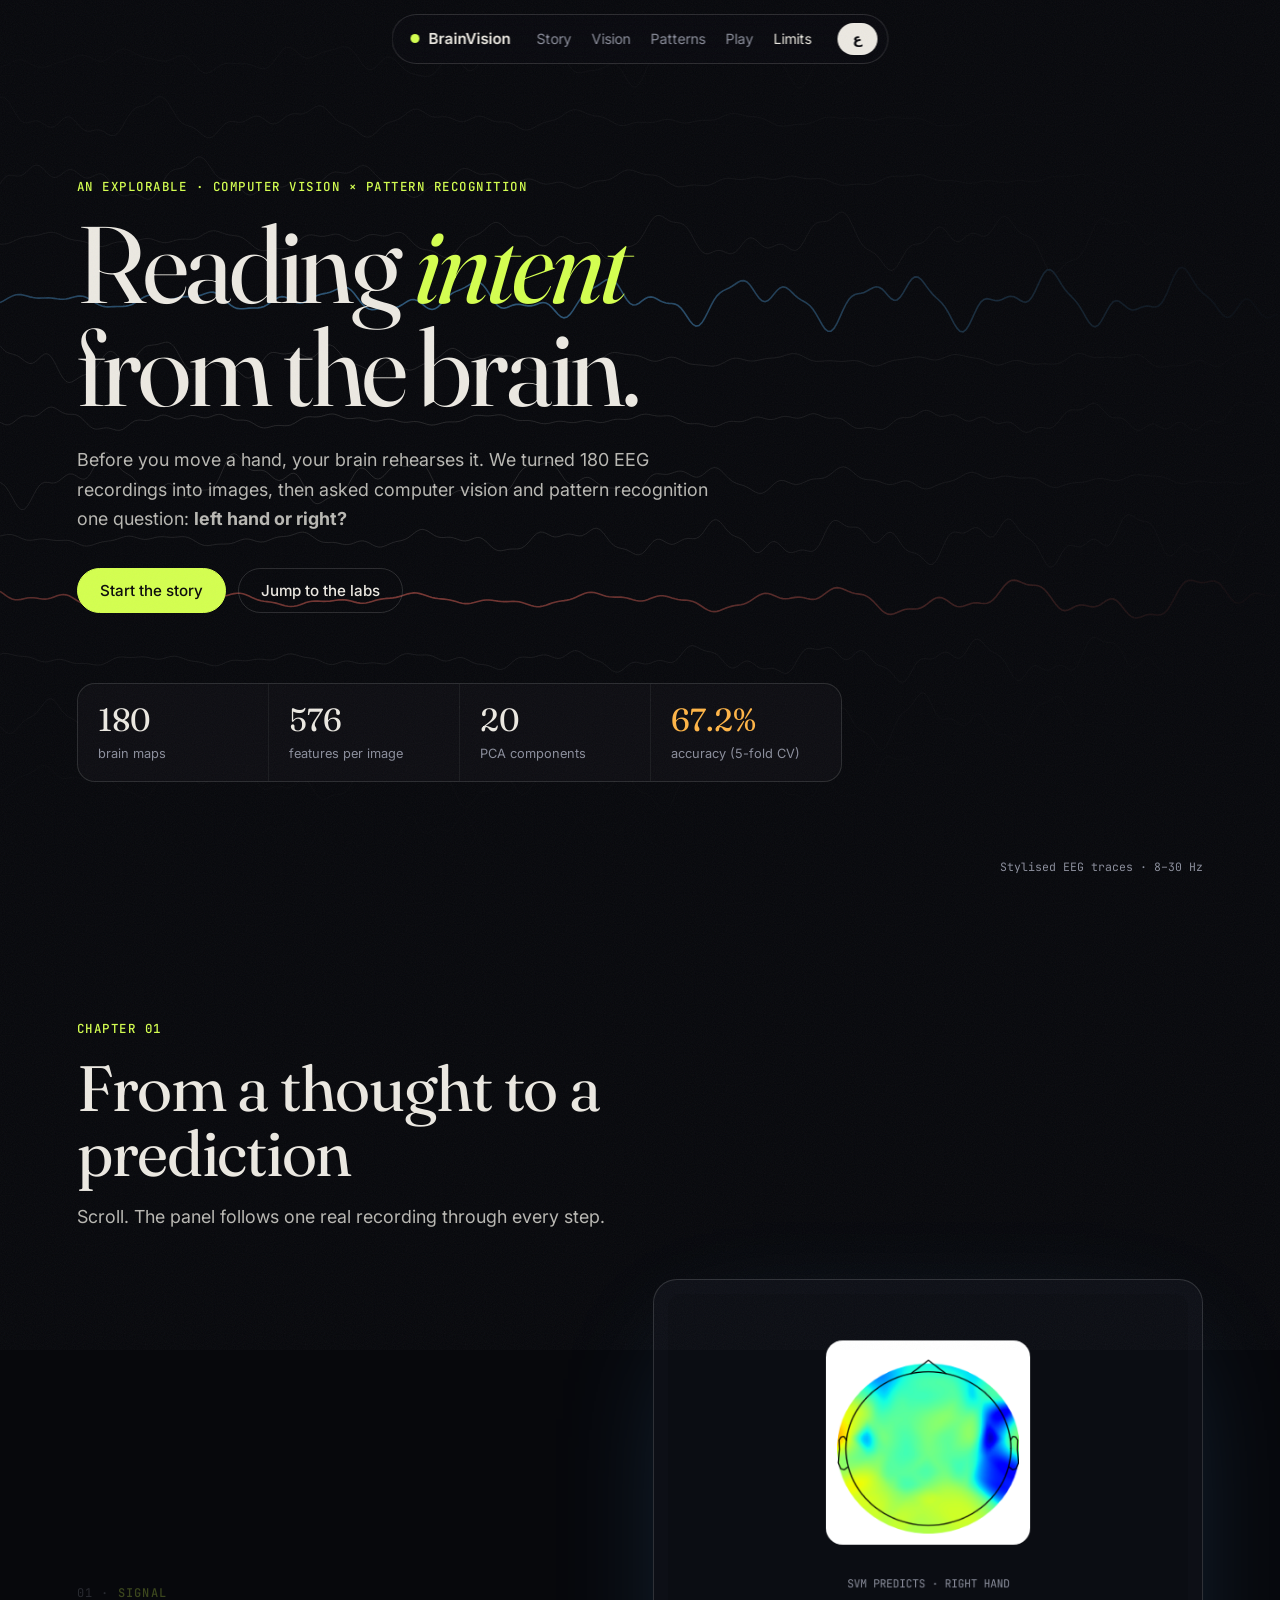
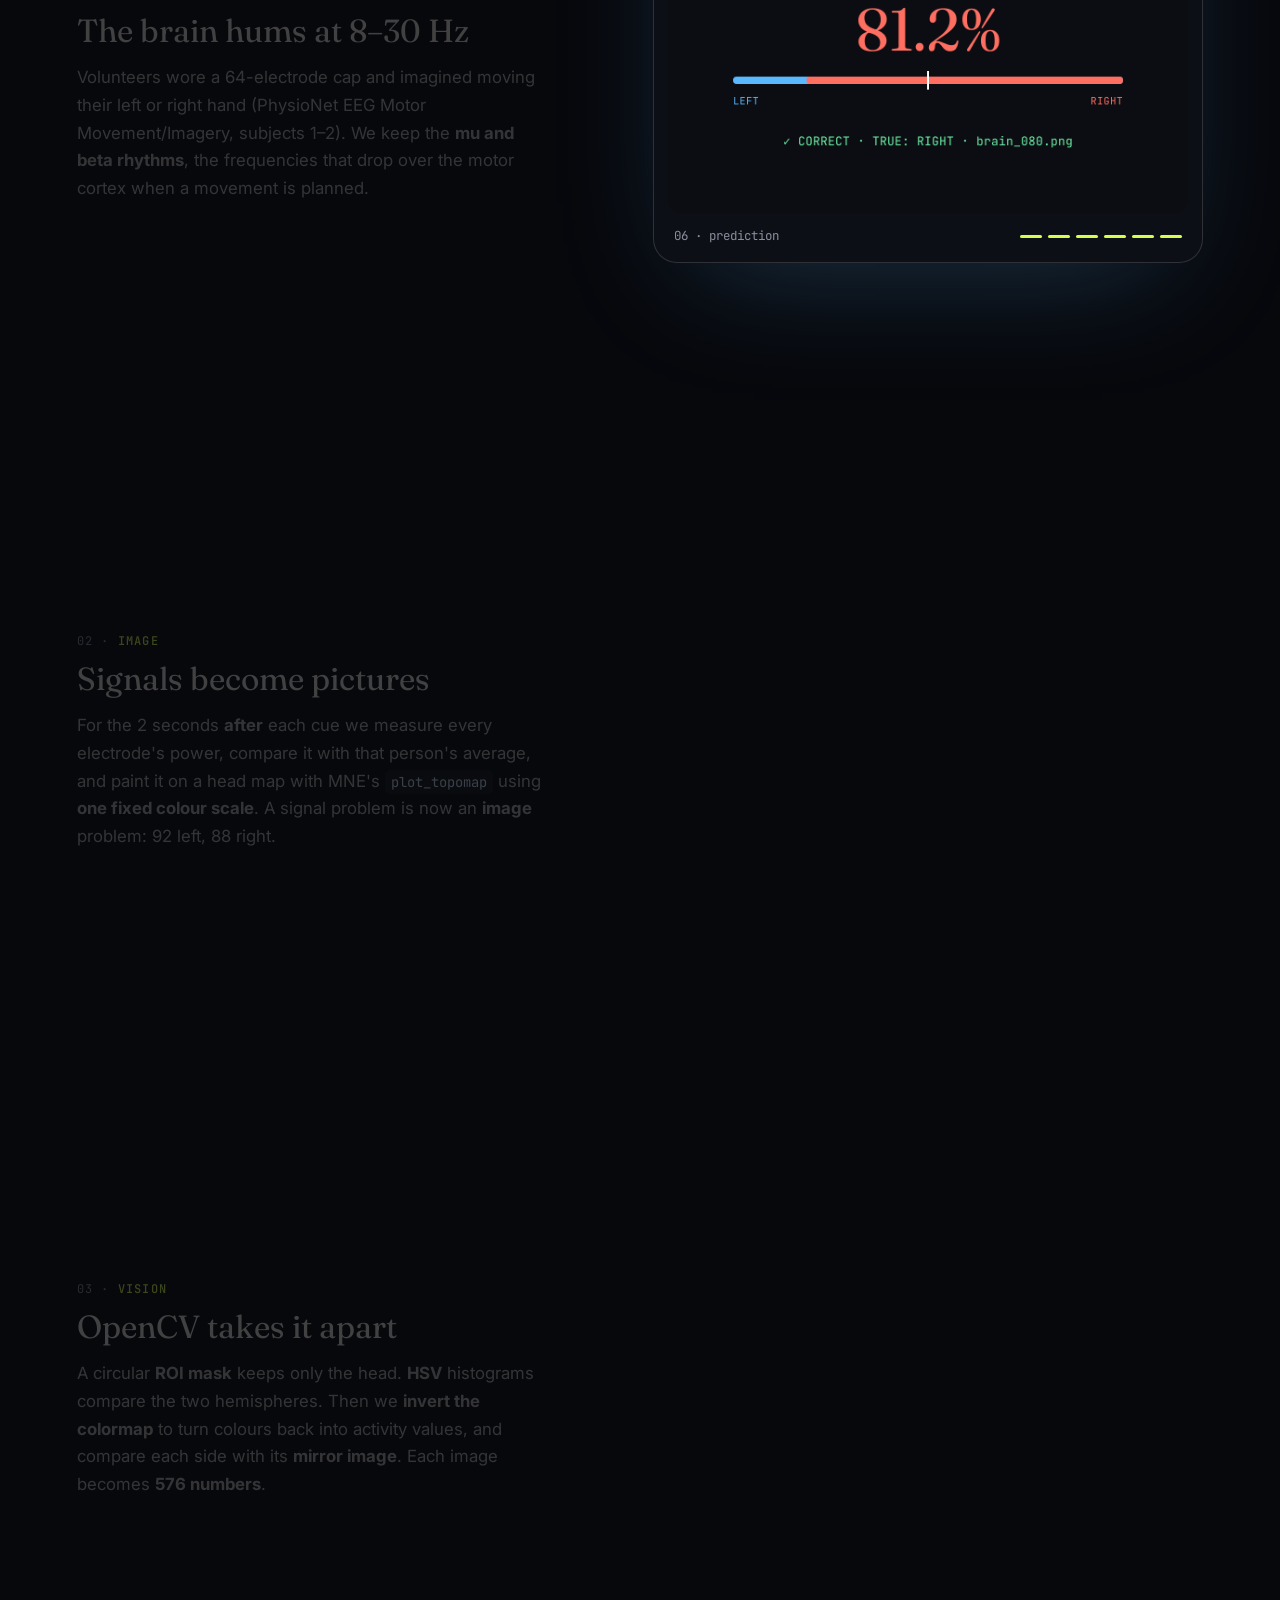
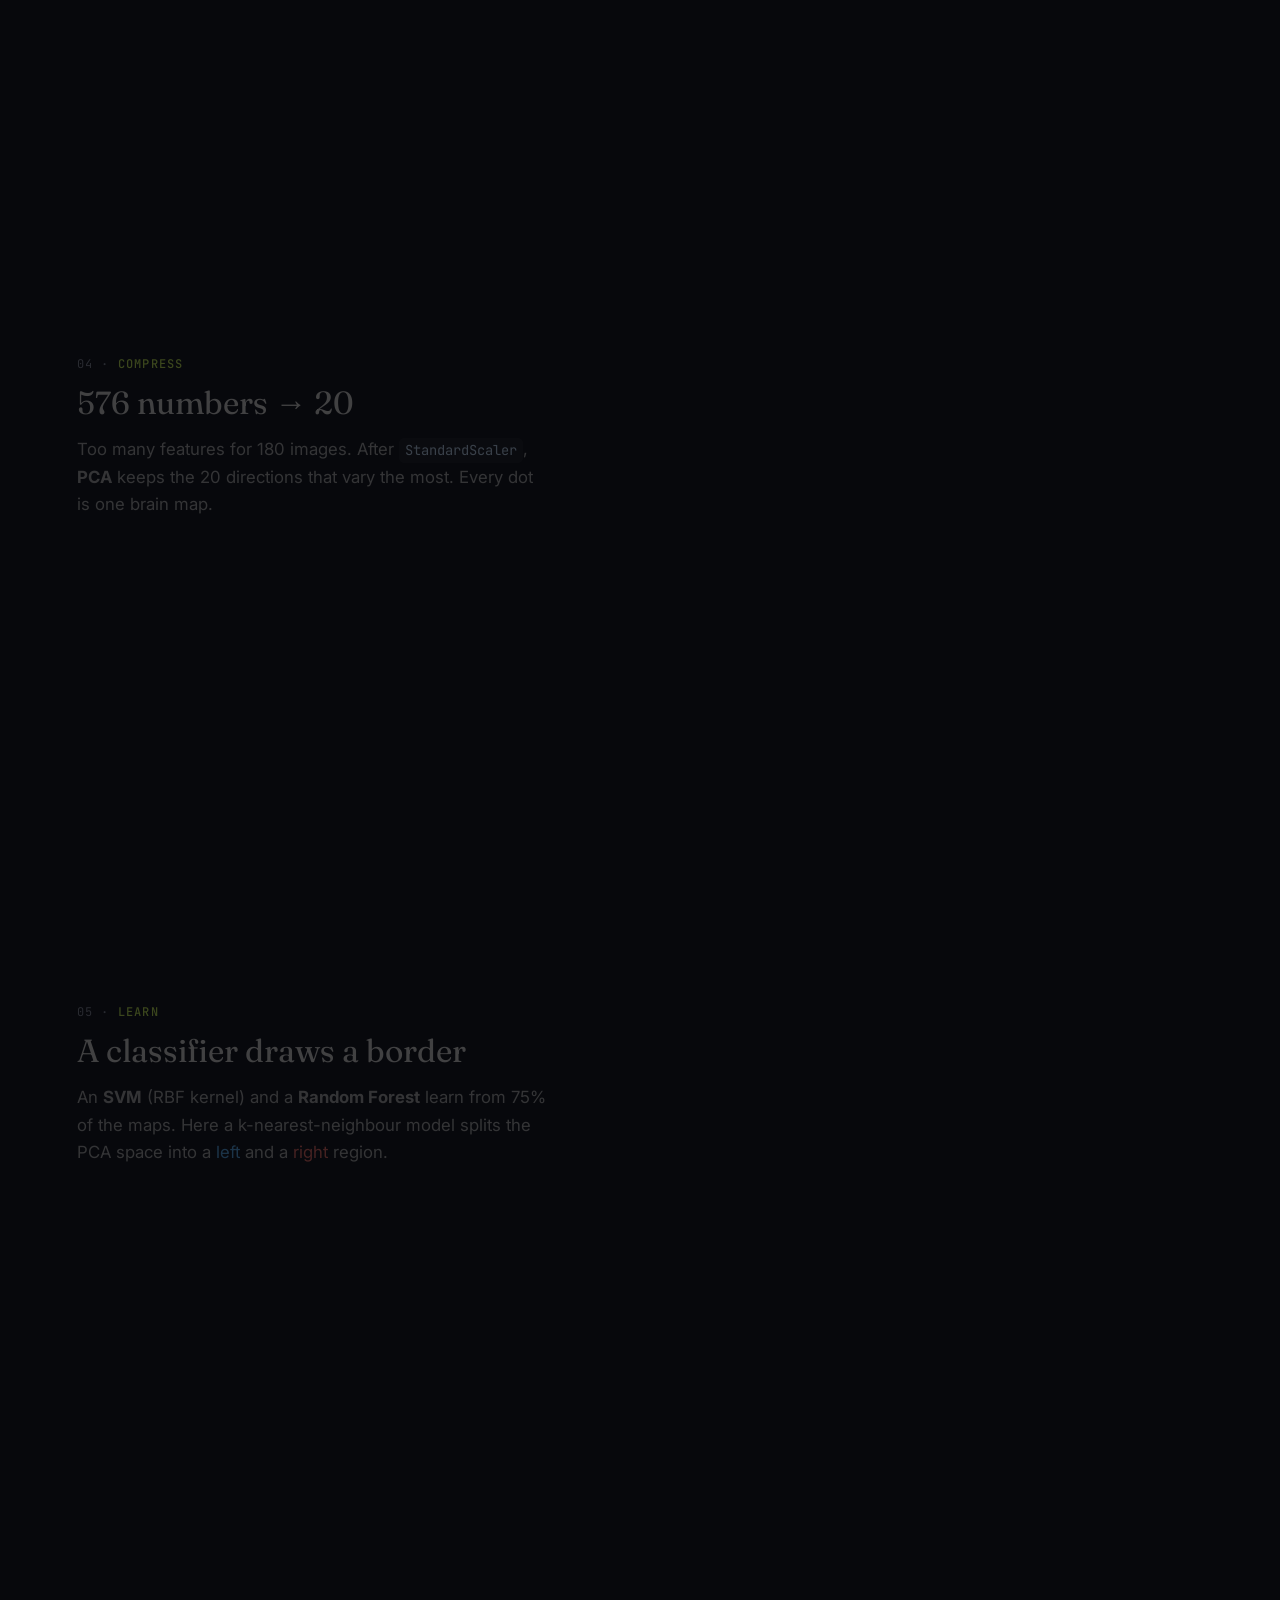
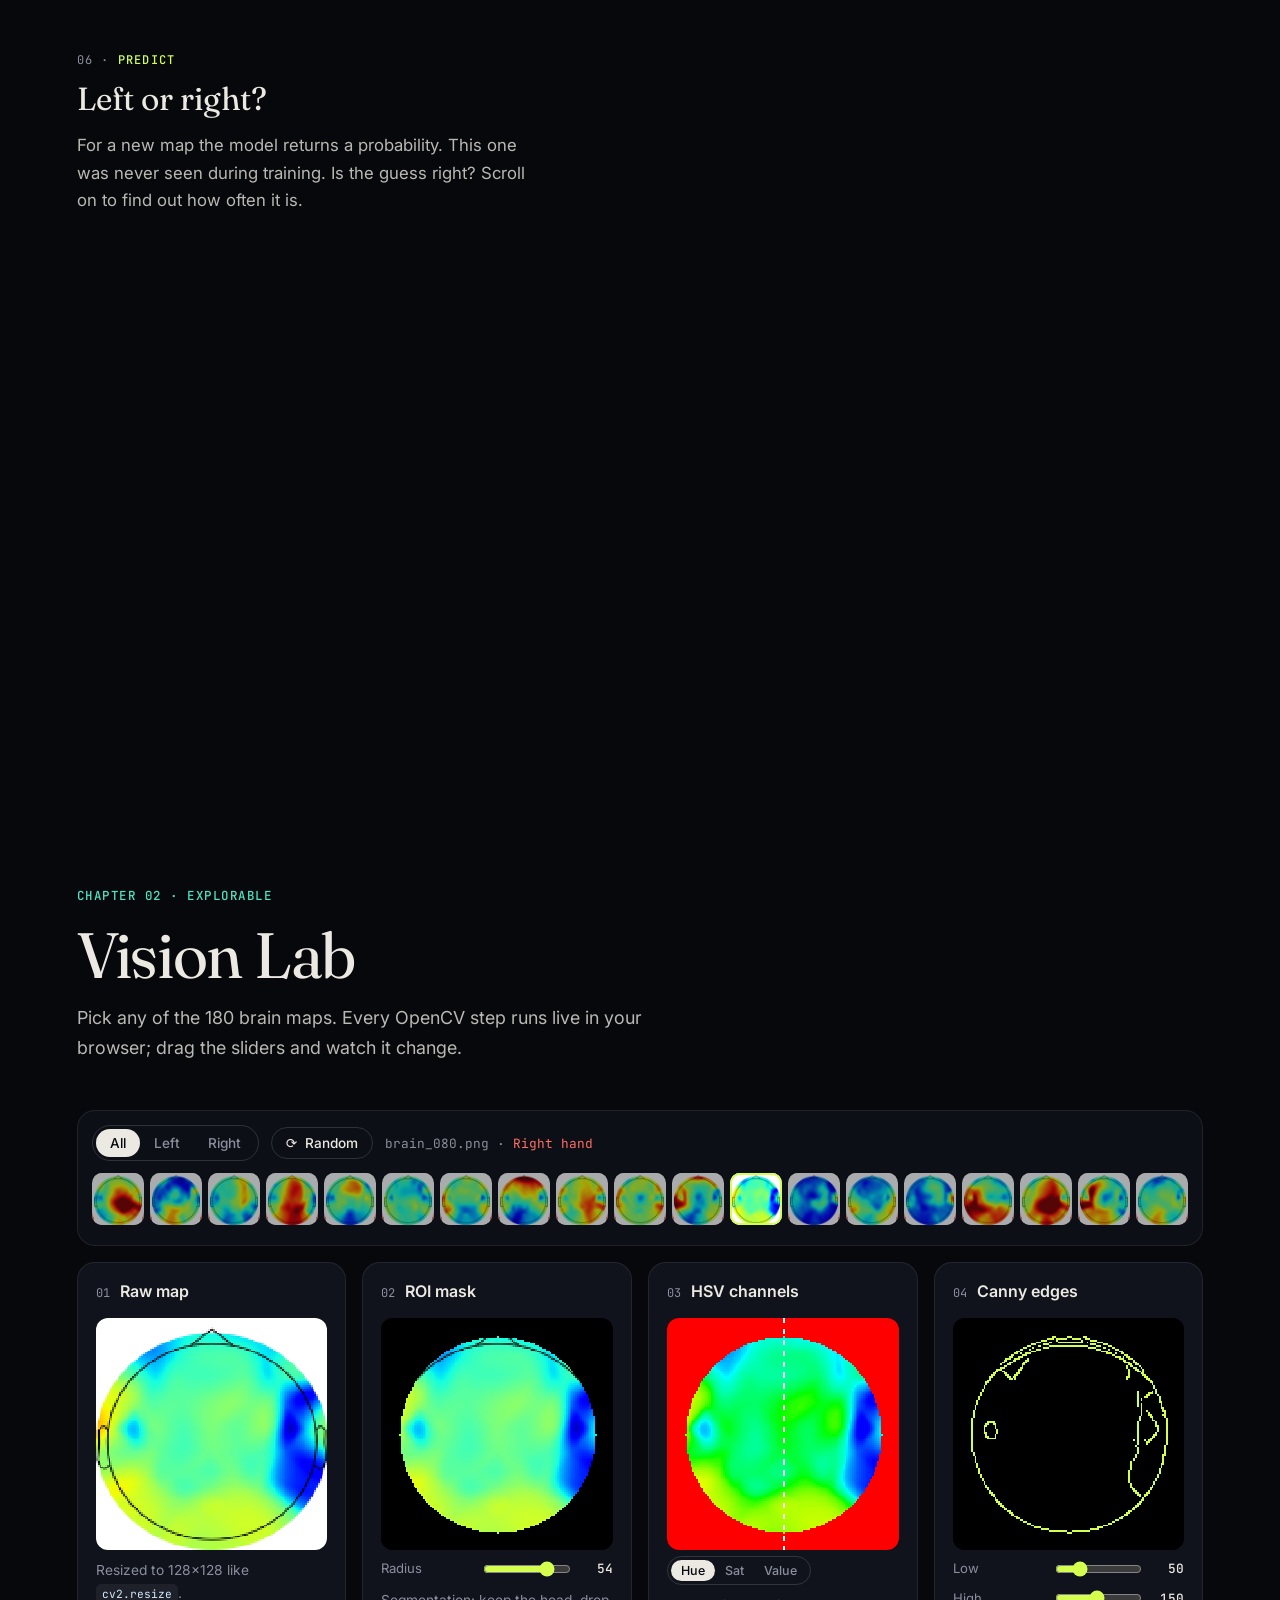
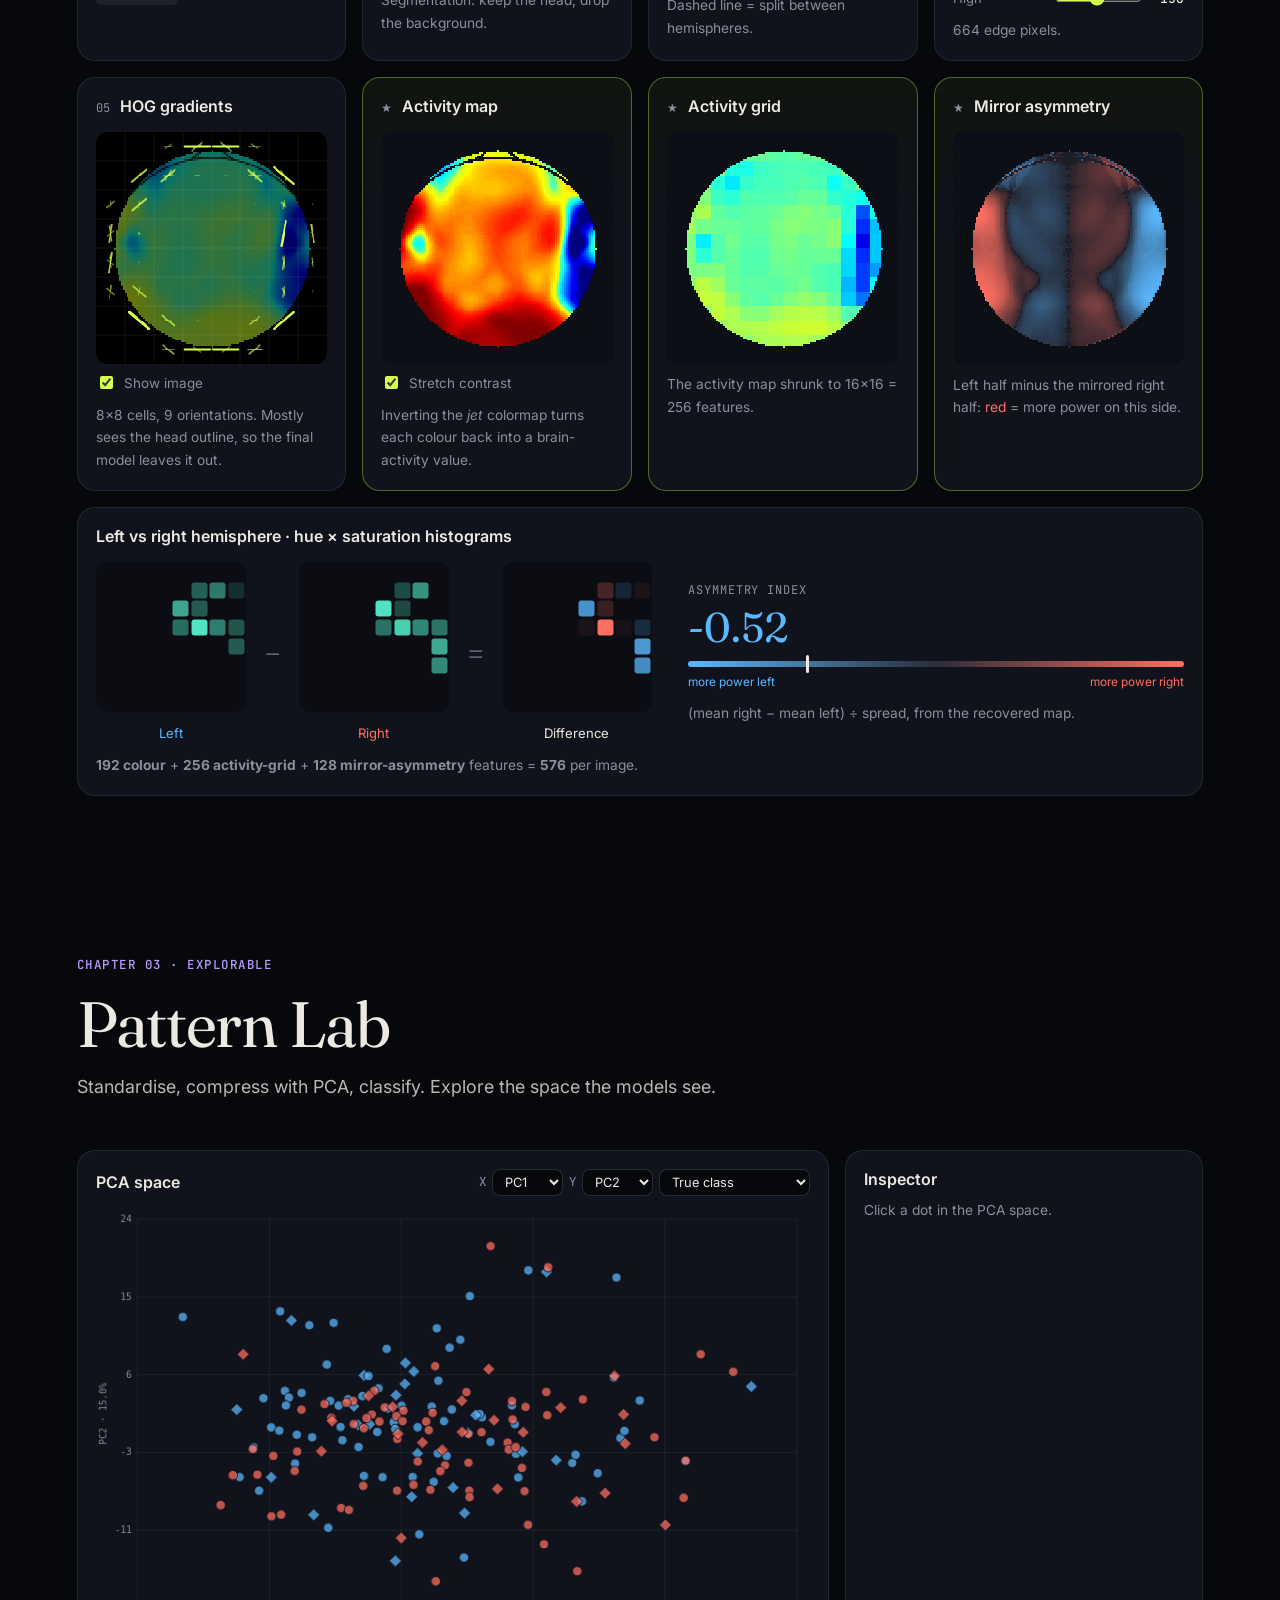
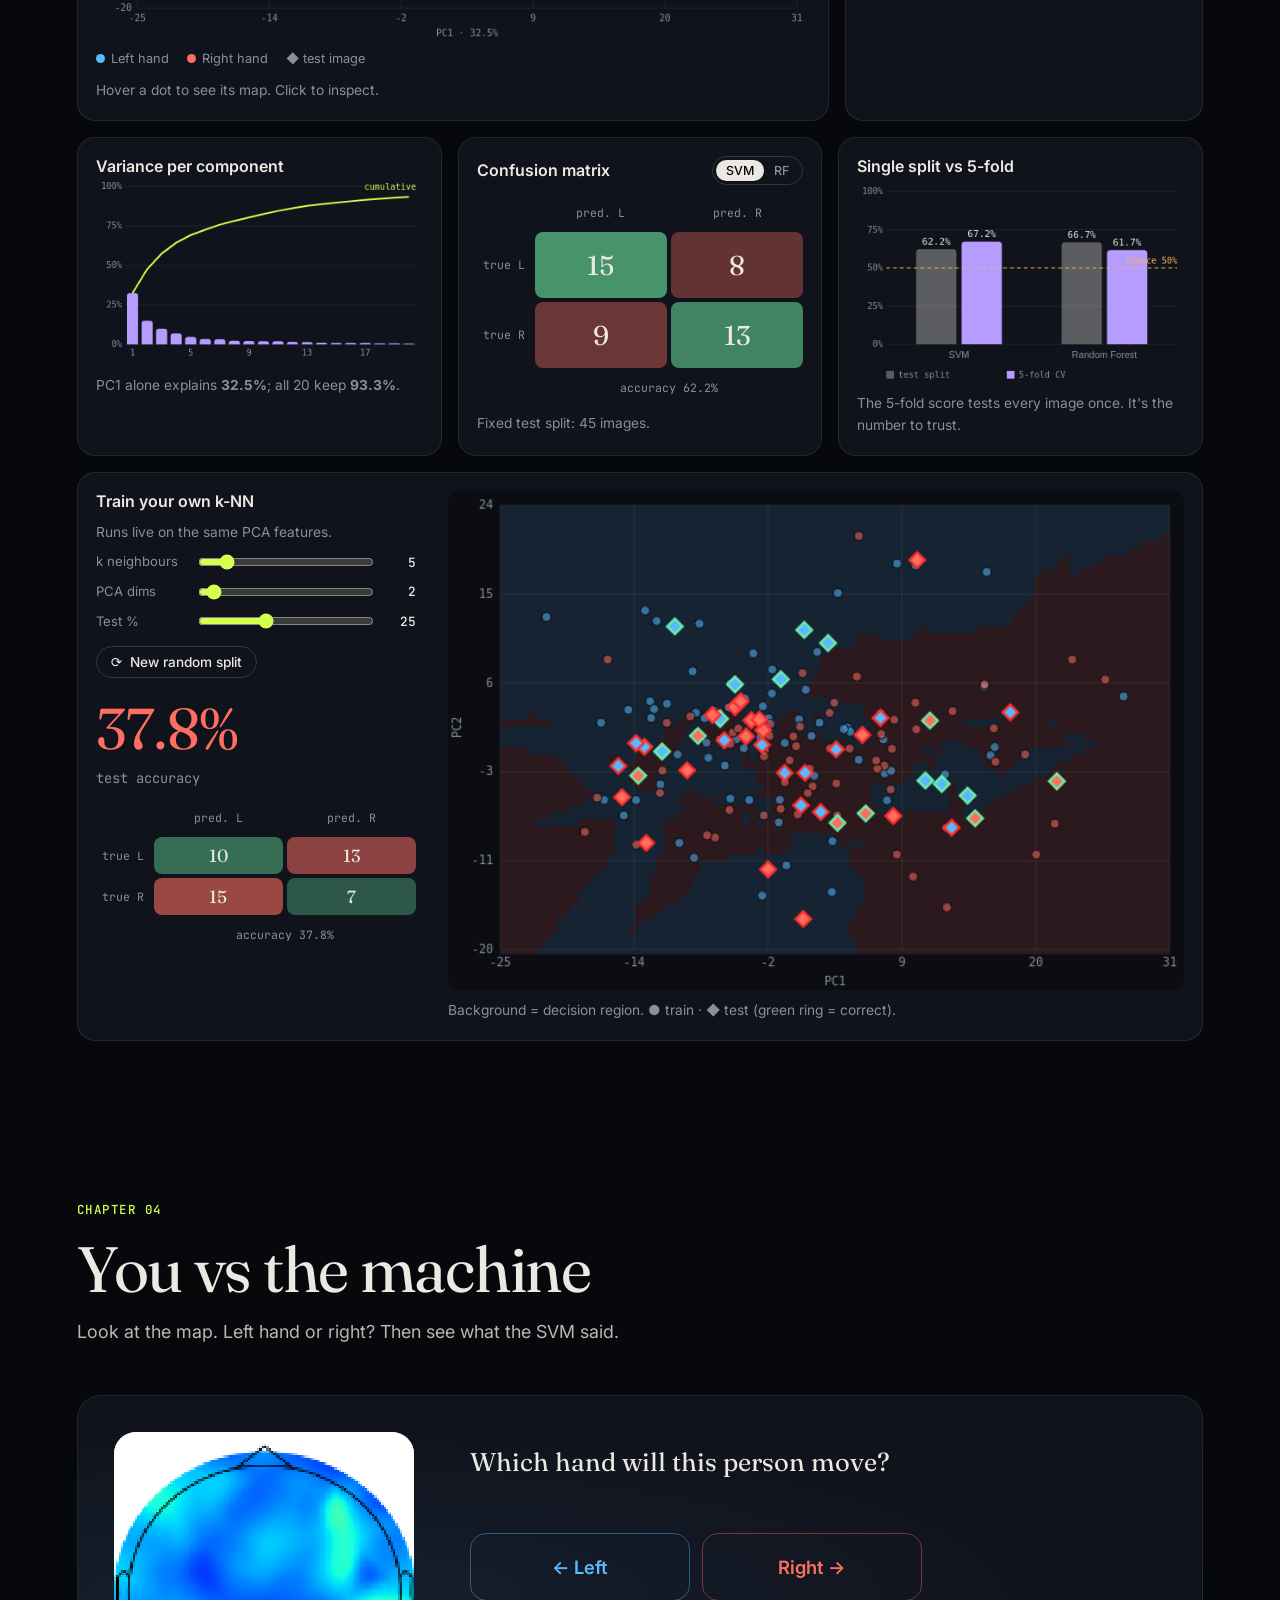
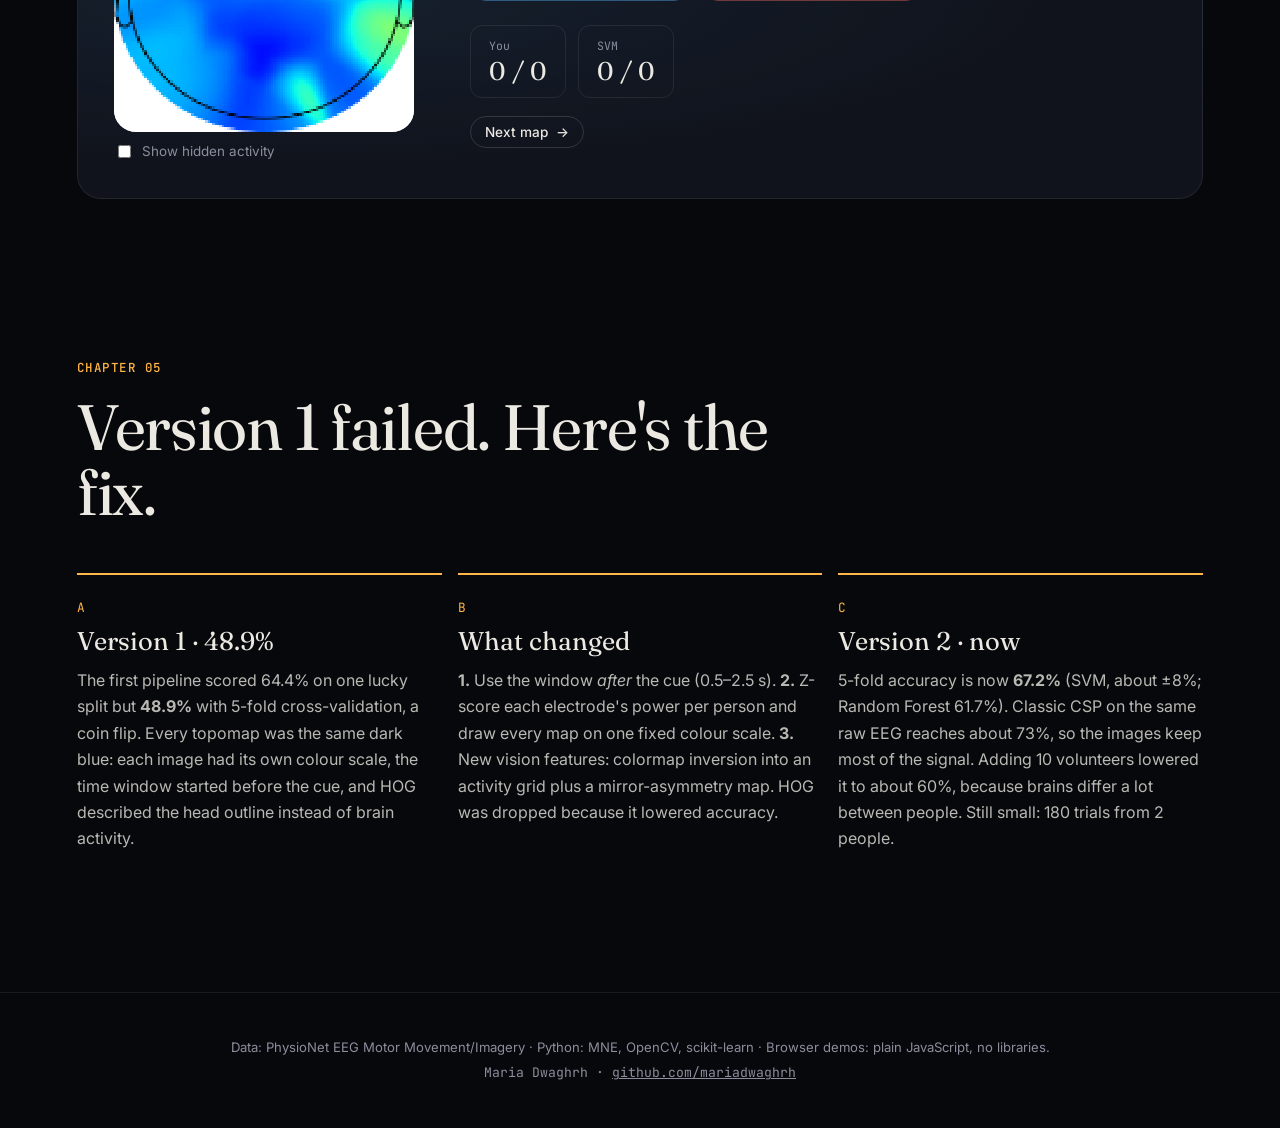
<file: website/index.html>
<!DOCTYPE html>
<html lang="en" dir="ltr">
<head>
<meta charset="UTF-8">
<meta name="viewport" content="width=device-width, initial-scale=1">
<title>Reading Intent from the Brain · BrainVision</title>
<meta name="description" content="An interactive explainer: EEG brain maps, computer vision features and pattern recognition models predicting left or right hand movement.">
<link rel="preconnect" href="https://fonts.googleapis.com">
<link rel="preconnect" href="https://fonts.gstatic.com" crossorigin>
<link href="https://fonts.googleapis.com/css2?family=Fraunces:opsz,wght@9..144,400;9..144,600&family=Inter:wght@400;500;600&family=JetBrains+Mono:wght@400;500&family=IBM+Plex+Sans+Arabic:wght@400;500;600&display=swap" rel="stylesheet">
<link rel="stylesheet" href="style.css?v=2">
</head>
<body>
<div class="grain" aria-hidden="true"></div>

<nav class="nav">
  <a class="brand" href="#top"><span class="pulse"></span>BrainVision</a>
  <div class="nav-links">
    <a href="#story" data-t="nav.story"></a>
    <a href="#vision" data-t="nav.vision"></a>
    <a href="#patterns" data-t="nav.patterns"></a>
    <a href="#play" data-t="nav.play"></a>
    <a href="#limits" data-t="nav.limits"></a>
  </div>
  <button class="lang" id="langBtn" aria-label="Switch language">ع</button>
</nav>

<!-- HERO -->
<header class="hero" id="top">
  <canvas id="eeg" aria-hidden="true"></canvas>
  <div class="hero-inner">
    <p class="kicker" data-t="hero.kicker"></p>
    <h1 data-t="hero.title"></h1>
    <p class="lead" data-t="hero.lead"></p>
    <div class="cta">
      <a class="btn primary" href="#story" data-t="hero.cta"></a>
      <a class="btn ghost" href="#vision" data-t="hero.cta2"></a>
    </div>
  </div>
  <div class="hero-stats" id="heroStats"></div>
  <p class="trace-label mono" data-t="hero.trace"></p>
</header>

<!-- STORY (scrollytelling) -->
<section class="chapter" id="story">
  <div class="chapter-head">
    <p class="kicker" data-t="story.kicker"></p>
    <h2 data-t="story.title"></h2>
    <p class="lead" data-t="story.lead"></p>
  </div>
  <div class="scrolly">
    <div class="steps">
      <article class="step" data-step="0"><span class="mono tag">01 · <b data-t="s1.tag"></b></span><h3 data-t="s1.title"></h3><p data-t="s1.body"></p></article>
      <article class="step" data-step="1"><span class="mono tag">02 · <b data-t="s2.tag"></b></span><h3 data-t="s2.title"></h3><p data-t="s2.body"></p></article>
      <article class="step" data-step="2"><span class="mono tag">03 · <b data-t="s3.tag"></b></span><h3 data-t="s3.title"></h3><p data-t="s3.body"></p></article>
      <article class="step" data-step="3"><span class="mono tag">04 · <b data-t="s4.tag"></b></span><h3 data-t="s4.title"></h3><p data-t="s4.body"></p></article>
      <article class="step" data-step="4"><span class="mono tag">05 · <b data-t="s5.tag"></b></span><h3 data-t="s5.title"></h3><p data-t="s5.body"></p></article>
      <article class="step" data-step="5"><span class="mono tag">06 · <b data-t="s6.tag"></b></span><h3 data-t="s6.title"></h3><p data-t="s6.body"></p></article>
    </div>
    <div class="stage-wrap">
      <div class="stage">
        <canvas id="stage" width="560" height="560"></canvas>
        <div class="stage-bar">
          <span class="mono" id="stageLabel"></span>
          <div class="dots" id="stageDots"></div>
        </div>
      </div>
    </div>
  </div>
</section>

<!-- VISION LAB -->
<section class="chapter" id="vision">
  <div class="chapter-head">
    <p class="kicker cv" data-t="vision.kicker"></p>
    <h2 data-t="vision.title"></h2>
    <p class="lead" data-t="vision.lead"></p>
  </div>

  <div class="picker">
    <div class="picker-top">
      <div class="seg" id="classFilter">
        <button data-c="all" class="on" data-t="f.all"></button>
        <button data-c="0" data-t="f.left"></button>
        <button data-c="1" data-t="f.right"></button>
      </div>
      <button class="btn small" id="randomBtn">⟳ <span data-t="btn.random"></span></button>
      <span class="mono current" id="currentName"></span>
    </div>
    <div class="gallery" id="gallery" dir="ltr"></div>
  </div>

  <div class="bento">
    <div class="tile">
      <div class="tile-h"><span class="mono">01</span><h3 data-t="cv.raw"></h3></div>
      <canvas id="cvRaw" width="128" height="128"></canvas>
      <p class="note" data-t="cv.raw.n"></p>
    </div>
    <div class="tile">
      <div class="tile-h"><span class="mono">02</span><h3 data-t="cv.mask"></h3></div>
      <canvas id="cvMask" width="128" height="128"></canvas>
      <label class="slider"><span data-t="cv.radius"></span><input type="range" id="radius" min="20" max="64" value="54"><b id="radiusV">54</b></label>
      <p class="note" data-t="cv.mask.n"></p>
    </div>
    <div class="tile">
      <div class="tile-h"><span class="mono">03</span><h3 data-t="cv.hsv"></h3></div>
      <canvas id="cvHsv" width="128" height="128"></canvas>
      <div class="seg small" id="hsvCh">
        <button data-ch="0" class="on" data-t="ch.h"></button>
        <button data-ch="1" data-t="ch.s"></button>
        <button data-ch="2" data-t="ch.v"></button>
      </div>
      <p class="note" data-t="cv.hsv.n"></p>
    </div>
    <div class="tile">
      <div class="tile-h"><span class="mono">04</span><h3 data-t="cv.edge"></h3></div>
      <canvas id="cvEdge" width="128" height="128"></canvas>
      <label class="slider"><span data-t="cv.low"></span><input type="range" id="cLow" min="0" max="200" value="50"><b id="cLowV">50</b></label>
      <label class="slider"><span data-t="cv.high"></span><input type="range" id="cHigh" min="10" max="300" value="150"><b id="cHighV">150</b></label>
      <p class="note" id="edgeCount"></p>
    </div>
    <div class="tile">
      <div class="tile-h"><span class="mono">05</span><h3 data-t="cv.hog"></h3></div>
      <canvas id="cvHog" width="256" height="256"></canvas>
      <label class="check"><input type="checkbox" id="hogOverlay" checked><span data-t="cv.overlay"></span></label>
      <p class="note" data-t="cv.hog.n"></p>
    </div>
    <div class="tile glow">
      <div class="tile-h"><span class="mono">★</span><h3 data-t="cv.jet"></h3></div>
      <canvas id="cvJet" width="128" height="128"></canvas>
      <label class="check"><input type="checkbox" id="jetStretch" checked><span data-t="cv.stretch"></span></label>
      <p class="note" data-t="cv.jet.n"></p>
    </div>
    <div class="tile glow">
      <div class="tile-h"><span class="mono">★</span><h3 data-t="cv.grid"></h3></div>
      <canvas id="cvGrid" width="128" height="128"></canvas>
      <p class="note" data-t="cv.grid.n"></p>
    </div>
    <div class="tile glow">
      <div class="tile-h"><span class="mono">★</span><h3 data-t="cv.mirror"></h3></div>
      <canvas id="cvMirror" width="128" height="128"></canvas>
      <p class="note" data-t="cv.mirror.n"></p>
    </div>
  </div>

  <div class="panel">
    <h3 data-t="hist.title"></h3>
    <div class="hist-row" dir="ltr">
      <figure><canvas id="hLeft" width="160" height="160"></canvas><figcaption class="c-left" data-t="hist.left"></figcaption></figure>
      <span class="op">−</span>
      <figure><canvas id="hRight" width="160" height="160"></canvas><figcaption class="c-right" data-t="hist.right"></figcaption></figure>
      <span class="op">=</span>
      <figure><canvas id="hDiff" width="160" height="160"></canvas><figcaption data-t="hist.diff"></figcaption></figure>
      <div class="asym" id="asymBox">
        <p class="mono asym-label" data-t="asym.label"></p>
        <div class="asym-val" id="asymVal" dir="ltr">–</div>
        <div class="asym-bar" dir="ltr"><i id="asymMarker"></i></div>
        <div class="asym-ends" dir="ltr"><span class="c-left" data-t="asym.l"></span><span class="c-right" data-t="asym.r"></span></div>
        <p class="note" data-t="asym.n"></p>
      </div>
    </div>
    <p class="note" data-t="hist.n"></p>
  </div>
</section>

<!-- PATTERN LAB -->
<section class="chapter" id="patterns">
  <div class="chapter-head">
    <p class="kicker pr" data-t="pr.kicker"></p>
    <h2 data-t="pr.title"></h2>
    <p class="lead" data-t="pr.lead"></p>
  </div>

  <div class="pr-grid">
    <div class="panel scatter-panel">
      <div class="panel-h">
        <h3 data-t="sc.title"></h3>
        <div class="ctrls mono">
          X <select id="pcX"></select> Y <select id="pcY"></select>
          <select id="colorBy">
            <option value="label" data-t="color.label"></option>
            <option value="svm" data-t="color.svm"></option>
            <option value="correct" data-t="color.correct"></option>
          </select>
        </div>
      </div>
      <div class="scatter-wrap" dir="ltr">
        <canvas id="scatter" width="760" height="460"></canvas>
        <div class="tooltip" id="tip"></div>
      </div>
      <div class="legend" id="scLegend"></div>
      <p class="note" data-t="sc.n"></p>
    </div>
    <div class="panel">
      <h3 data-t="sel.title"></h3>
      <div id="sampleCard" class="sample-card"><p class="note" data-t="sel.empty"></p></div>
    </div>
  </div>

  <div class="trio">
    <div class="panel"><h3 data-t="var.title"></h3><canvas id="variance" width="380" height="220"></canvas><p class="note" id="varNote"></p></div>
    <div class="panel">
      <div class="panel-h"><h3 data-t="cm.title"></h3>
        <div class="seg small" id="cmModel"><button data-m="svm" class="on">SVM</button><button data-m="rf">RF</button></div></div>
      <div id="cm" class="cm"></div>
      <p class="note" data-t="cm.n"></p>
    </div>
    <div class="panel"><h3 data-t="cmp.title"></h3><canvas id="compare" width="380" height="240"></canvas><p class="note" data-t="cmp.n"></p></div>
  </div>

  <div class="panel knn">
    <div class="knn-grid">
      <div>
        <h3 data-t="knn.title"></h3>
        <p class="note" data-t="knn.lead"></p>
        <label class="slider"><span data-t="knn.k"></span><input type="range" id="kVal" min="1" max="31" step="2" value="5"><b id="kValV">5</b></label>
        <label class="slider"><span data-t="knn.pc"></span><input type="range" id="nPc" min="1" max="20" value="2"><b id="nPcV">2</b></label>
        <label class="slider"><span data-t="knn.test"></span><input type="range" id="testPct" min="10" max="50" step="5" value="25"><b id="testPctV">25</b></label>
        <button class="btn small" id="reshuffle">⟳ <span data-t="knn.shuffle"></span></button>
        <div class="knn-result">
          <div class="big" id="knnAcc" dir="ltr">–</div>
          <p class="mono note" data-t="knn.acc"></p>
          <div id="knnCm" class="cm small"></div>
        </div>
      </div>
      <div>
        <canvas id="knnMap" width="620" height="420"></canvas>
        <p class="note" id="knnNote"></p>
      </div>
    </div>
  </div>
</section>

<!-- PLAY -->
<section class="chapter" id="play">
  <div class="chapter-head">
    <p class="kicker" data-t="play.kicker"></p>
    <h2 data-t="play.title"></h2>
    <p class="lead" data-t="play.lead"></p>
  </div>
  <div class="game">
    <div class="game-img">
      <canvas id="gameImg" width="128" height="128"></canvas>
      <label class="check"><input type="checkbox" id="gameEnhance"><span data-t="play.enh"></span></label>
    </div>
    <div class="game-side">
      <p class="game-q" id="gameResult"></p>
      <div class="game-btns" dir="ltr">
        <button class="choice left" id="gL">← <span data-t="play.l"></span></button>
        <button class="choice right" id="gR"><span data-t="play.r"></span> →</button>
      </div>
      <div class="score">
        <div><span class="mono" data-t="play.you"></span><b id="sYou" dir="ltr">0 / 0</b></div>
        <div><span class="mono">SVM</span><b id="sSvm" dir="ltr">0 / 0</b></div>
      </div>
      <button class="btn ghost small" id="gNext"><span data-t="play.next"></span> →</button>
    </div>
  </div>
</section>

<!-- LIMITS -->
<section class="chapter" id="limits">
  <div class="chapter-head">
    <p class="kicker warn" data-t="lim.kicker"></p>
    <h2 data-t="lim.title"></h2>
  </div>
  <div class="limits">
    <div class="limit"><span class="mono">A</span><h3 data-t="lim.h1"></h3><p data-t="lim.1"></p></div>
    <div class="limit"><span class="mono">B</span><h3 data-t="lim.h2"></h3><p data-t="lim.2"></p></div>
    <div class="limit"><span class="mono">C</span><h3 data-t="lim.h3"></h3><p id="lim3"></p></div>
  </div>
</section>

<footer>
  <p data-t="foot"></p>
  <p class="mono">Maria Dwaghrh · <a href="https://github.com/mariadwaghrh">github.com/mariadwaghrh</a></p>
</footer>

<script src="data.js?v=2"></script>
<script src="i18n_ar.js?v=2"></script>
<script src="i18n.js?v=2"></script>
<script src="app.js?v=2"></script>
</body>
</html>
</file>
<file: website/style.css>
:root {
  --ink: #07080c;
  --ink2: #0d0f16;
  --panel: #10131c;
  --line: rgba(255, 255, 255, .08);
  --line2: rgba(255, 255, 255, .14);
  --text: #ece9e2;
  --muted: #8b8e9c;
  --left: #5ab8ff;
  --right: #ff6f61;
  --signal: #d4ff4f;
  --cv: #4fe3c1;
  --pr: #b79cff;
  --warn: #ffb547;
  --serif: "Fraunces", Georgia, serif;
  --sans: "Inter", "Segoe UI", system-ui, sans-serif;
  --mono: "JetBrains Mono", ui-monospace, Consolas, monospace;
  --r: 18px;
}
[dir="rtl"] {
  --serif: "IBM Plex Sans Arabic", "Segoe UI", Tahoma, sans-serif;
  --sans: "IBM Plex Sans Arabic", "Segoe UI", Tahoma, sans-serif;
}
* { box-sizing: border-box; }
html { scroll-behavior: smooth; }
body { margin: 0; background: var(--ink); color: var(--text); font: 16px/1.65 var(--sans); -webkit-font-smoothing: antialiased; }
[dir="rtl"] body { line-height: 1.85; }
::selection { background: var(--signal); color: #000; }
a { color: inherit; }
code, .mono { font-family: var(--mono); }
code { font-size: .82em; background: rgba(255, 255, 255, .06); padding: 1px 6px; border-radius: 5px; color: #cfe8ff; direction: ltr; unicode-bidi: isolate; display: inline-block; }
canvas { direction: ltr; }
h1, h2, h3 { margin: 0; font-weight: 600; }
.c-left { color: var(--left); }
.c-right { color: var(--right); }
.note { color: var(--muted); font-size: .86rem; margin: .6rem 0 0; }

/* film grain */
.grain { position: fixed; inset: -50%; z-index: 100; pointer-events: none; opacity: .05;
  background-image: url("data:image/svg+xml,%3Csvg xmlns='http://www.w3.org/2000/svg' width='160' height='160'%3E%3Cfilter id='n'%3E%3CfeTurbulence type='fractalNoise' baseFrequency='.9' numOctaves='3'/%3E%3C/filter%3E%3Crect width='100%25' height='100%25' filter='url(%23n)'/%3E%3C/svg%3E"); }

/* nav */
.nav { position: fixed; top: 14px; left: 50%; transform: translateX(-50%); z-index: 50; display: flex; align-items: center; gap: 26px;
  padding: 8px 10px 8px 18px; border: 1px solid var(--line2); border-radius: 99px; background: rgba(10, 11, 16, .72); backdrop-filter: blur(14px); }
[dir="rtl"] .nav { padding: 8px 18px 8px 10px; }
.brand { font-weight: 600; text-decoration: none; display: flex; align-items: center; gap: 9px; font-size: .95rem; }
.pulse { width: 9px; height: 9px; border-radius: 50%; background: var(--signal); box-shadow: 0 0 0 0 rgba(212, 255, 79, .6); animation: pulse 2s infinite; }
@keyframes pulse { 70% { box-shadow: 0 0 0 10px rgba(212, 255, 79, 0); } 100% { box-shadow: 0 0 0 0 rgba(212, 255, 79, 0); } }
.nav-links { display: flex; gap: 20px; }
.nav-links a { text-decoration: none; color: var(--muted); font-size: .88rem; transition: color .2s; }
.nav-links a:hover, .nav-links a.on { color: var(--text); }
.lang { border: 1px solid var(--line2); background: var(--text); color: var(--ink); border-radius: 99px; height: 32px; min-width: 40px; cursor: pointer;
  font: 600 .85rem var(--sans); padding: 0 12px; }

/* buttons */
.btn { display: inline-flex; align-items: center; gap: 8px; padding: 12px 22px; border-radius: 99px; border: 1px solid var(--line2); background: transparent;
  color: var(--text); text-decoration: none; font: 500 .95rem var(--sans); cursor: pointer; transition: .2s; }
.btn:hover { border-color: var(--text); }
.btn.primary { background: var(--signal); color: #0a0a0a; border-color: var(--signal); }
.btn.primary:hover { box-shadow: 0 0 32px rgba(212, 255, 79, .35); }
.btn.small { padding: 7px 14px; font-size: .85rem; }

/* hero */
.hero { position: relative; min-height: 100vh; display: flex; flex-direction: column; justify-content: center; padding: 120px 6vw 60px; overflow: hidden; }
#eeg { position: absolute; inset: 0; width: 100%; height: 100%; opacity: .8; }
.hero::after { content: ""; position: absolute; inset: 0; pointer-events: none;
  background: radial-gradient(ellipse at 30% 50%, rgba(7, 8, 12, .2), var(--ink) 75%), linear-gradient(transparent 70%, var(--ink)); }
.hero-inner, .hero-stats, .trace-label { position: relative; z-index: 2; }
.hero-inner { max-width: 820px; }
.kicker { font: 500 .78rem var(--mono); letter-spacing: .12em; text-transform: uppercase; color: var(--signal); margin: 0 0 18px; }
[dir="rtl"] .kicker { letter-spacing: 0; font-family: var(--sans); font-size: .9rem; }
.kicker.cv { color: var(--cv); } .kicker.pr { color: var(--pr); } .kicker.warn { color: var(--warn); }
.hero h1 { font: 400 clamp(3rem, 8.5vw, 7.4rem)/.95 var(--serif); letter-spacing: -.03em; }
[dir="rtl"] .hero h1 { font-weight: 600; line-height: 1.15; letter-spacing: 0; }
.hero h1 em { font-style: italic; color: var(--signal); }
[dir="rtl"] .hero h1 em { font-style: normal; }
.lead { color: #b9b8b3; font-size: 1.12rem; max-width: 640px; margin: 26px 0 0; }
.cta { display: flex; gap: 12px; margin-top: 34px; flex-wrap: wrap; }
.hero-stats { display: grid; grid-template-columns: repeat(4, minmax(0, 190px)); gap: 1px; margin-top: 70px; border: 1px solid var(--line); border-radius: var(--r);
  overflow: hidden; background: var(--line); width: fit-content; }
.hero-stats div { background: rgba(10, 11, 16, .8); padding: 16px 20px; backdrop-filter: blur(6px); }
.hero-stats b { display: block; font: 400 2rem var(--serif); }
.hero-stats span { color: var(--muted); font-size: .8rem; }
.hero-stats .warn b { color: var(--warn); }
.trace-label { position: absolute; bottom: 24px; inset-inline-end: 6vw; color: var(--muted); font-size: .72rem; margin: 0; }

/* chapters */
.chapter { padding: 120px 6vw 40px; max-width: 1320px; margin: 0 auto; }
.chapter-head { max-width: 760px; margin-bottom: 48px; }
.chapter-head h2 { font: 400 clamp(2.4rem, 5vw, 4rem)/1.02 var(--serif); letter-spacing: -.02em; }
[dir="rtl"] .chapter-head h2 { font-weight: 600; line-height: 1.25; letter-spacing: 0; }
.chapter-head .lead { margin-top: 16px; }

/* scrollytelling */
.scrolly { display: grid; grid-template-columns: minmax(0, 1fr) minmax(0, 1.1fr); gap: 6vw; }
.steps { padding: 10vh 0 30vh; }
.step { min-height: 72vh; display: flex; flex-direction: column; justify-content: center; opacity: .25; transition: opacity .5s; }
.step.active { opacity: 1; }
.step .tag { color: var(--muted); font-size: .75rem; letter-spacing: .1em; text-transform: uppercase; }
.step .tag b { color: var(--signal); font-weight: 500; }
.step h3 { font: 400 2rem/1.15 var(--serif); margin: 10px 0 14px; }
[dir="rtl"] .step h3 { font-weight: 600; }
.step p { color: #b9b8b3; font-size: 1.05rem; margin: 0; max-width: 470px; }
.stage-wrap { position: relative; }
.stage { position: sticky; top: 12vh; border: 1px solid var(--line2); border-radius: 24px; background: var(--ink2); padding: 14px; overflow: hidden;
  box-shadow: 0 40px 120px -40px rgba(90, 184, 255, .25); }
#stage { width: 100%; aspect-ratio: 1; display: block; border-radius: 14px; }
.stage-bar { display: flex; justify-content: space-between; align-items: center; padding: 12px 6px 2px; color: var(--muted); font-size: .78rem; }
.dots { display: flex; gap: 6px; }
.dots i { width: 22px; height: 3px; border-radius: 3px; background: var(--line2); transition: background .3s; }
.dots i.on { background: var(--signal); }

/* picker + bento */
.picker { border: 1px solid var(--line); border-radius: var(--r); padding: 14px; background: var(--ink2); margin-bottom: 16px; }
.picker-top { display: flex; gap: 12px; align-items: center; flex-wrap: wrap; margin-bottom: 12px; }
.current { color: var(--muted); font-size: .8rem; }
.gallery { display: flex; gap: 6px; overflow-x: auto; padding-bottom: 6px; scrollbar-width: thin; scrollbar-color: #333 transparent; }
.gallery img { width: 52px; height: 52px; flex: none; border-radius: 10px; cursor: pointer; background: #fff; object-fit: contain;
  outline: 2px solid transparent; outline-offset: -2px; opacity: .65; transition: .15s; }
.gallery img:hover { opacity: 1; }
.gallery img.l { box-shadow: inset 0 -3px 0 var(--left); }
.gallery img.r { box-shadow: inset 0 -3px 0 var(--right); }
.gallery img.sel { outline-color: var(--signal); opacity: 1; }
.seg { display: inline-flex; border: 1px solid var(--line2); border-radius: 99px; padding: 3px; }
.seg button { border: 0; background: none; color: var(--muted); padding: 6px 14px; border-radius: 99px; cursor: pointer; font: 500 .85rem var(--sans); }
.seg button.on { background: var(--text); color: var(--ink); }
.seg.small button { padding: 3px 10px; font-size: .78rem; }

.bento { display: grid; grid-template-columns: repeat(4, 1fr); gap: 16px; }
.tile, .panel { border: 1px solid var(--line); border-radius: var(--r); background: var(--panel); padding: 18px; transition: border-color .2s; }
.tile:hover { border-color: var(--line2); }
.tile.glow { border-color: rgba(212, 255, 79, .35); background: linear-gradient(180deg, rgba(212, 255, 79, .05), var(--panel) 40%); }
.tile-h { display: flex; align-items: baseline; gap: 10px; }
.tile-h .mono { color: var(--muted); font-size: .75rem; }
.tile h3, .panel h3 { font: 600 1rem var(--sans); }
.tile canvas { width: 100%; aspect-ratio: 1; display: block; margin: 14px 0 6px; border-radius: 12px; image-rendering: pixelated; background: #000; }
.slider { display: grid; grid-template-columns: 90px 1fr 34px; align-items: center; gap: 10px; font-size: .82rem; color: var(--muted); margin-top: 8px; }
.slider input { accent-color: var(--signal); width: 100%; }
.slider b { color: var(--text); font: 500 .8rem var(--mono); text-align: end; }
.check { display: flex; align-items: center; gap: 8px; color: var(--muted); font-size: .84rem; margin-top: 8px; cursor: pointer; }
.check input { accent-color: var(--signal); }

.panel { margin-top: 16px; }
.panel-h { display: flex; justify-content: space-between; align-items: center; gap: 10px; flex-wrap: wrap; }
.hist-row { display: flex; align-items: center; gap: 18px; flex-wrap: wrap; margin-top: 16px; }
.hist-row figure { margin: 0; text-align: center; }
.hist-row canvas { width: 150px; height: 150px; border-radius: 10px; image-rendering: pixelated; }
.hist-row figcaption { font-size: .82rem; margin-top: 4px; }
.op { font: 300 2rem var(--serif); color: var(--muted); }
.asym { flex: 1; min-width: 250px; padding-inline-start: 18px; }
.asym-label { color: var(--muted); font-size: .75rem; margin: 0; text-transform: uppercase; letter-spacing: .08em; }
.asym-val { font: 400 2.6rem var(--serif); }
.asym-bar { height: 6px; border-radius: 6px; position: relative; margin: 8px 0 6px; background: linear-gradient(90deg, var(--left), #2a2d38, var(--right)); }
.asym-bar i { position: absolute; top: -6px; width: 3px; height: 18px; border-radius: 2px; background: var(--text); transition: left .4s; }
.asym-ends { display: flex; justify-content: space-between; font-size: .74rem; }

/* pattern lab */
.pr-grid { display: grid; grid-template-columns: 2.1fr 1fr; gap: 16px; }
.pr-grid .panel { margin-top: 0; }
.ctrls { display: flex; gap: 6px; align-items: center; color: var(--muted); font-size: .78rem; flex-wrap: wrap; }
select { background: var(--ink); color: var(--text); border: 1px solid var(--line2); border-radius: 8px; padding: 4px 8px; font: .8rem var(--sans); }
.scatter-wrap { position: relative; margin-top: 12px; }
.scatter-wrap canvas, .trio canvas, #knnMap { width: 100%; display: block; }
.tooltip { position: absolute; display: none; pointer-events: none; width: 140px; padding: 8px; border-radius: 12px; z-index: 5; text-align: center;
  background: rgba(13, 15, 22, .95); border: 1px solid var(--line2); font-size: .75rem; }
.tooltip img { width: 100%; border-radius: 8px; background: #fff; }
.legend { display: flex; gap: 18px; flex-wrap: wrap; color: var(--muted); font-size: .8rem; margin-top: 8px; }
.legend i { display: inline-block; width: 9px; height: 9px; border-radius: 50%; margin-inline-end: 6px; }
.sample-card img { width: 100%; max-width: 220px; display: block; margin: 12px auto; border-radius: 14px; background: #fff; padding: 6px; }
.prob { margin: 12px 0; font-size: .86rem; }
.prob-bar { height: 6px; border-radius: 6px; background: var(--left); overflow: hidden; margin-top: 6px; direction: ltr; }
.prob-bar div { height: 100%; background: var(--right); margin-left: auto; transition: width .3s; }
.badge { font: 500 .7rem var(--mono); padding: 2px 8px; border-radius: 99px; margin-inline-start: 6px; }
.badge.ok { background: rgba(79, 227, 140, .14); color: #6ef0a5; }
.badge.no { background: rgba(255, 111, 97, .14); color: #ff8b80; }
.trio { display: grid; grid-template-columns: repeat(3, 1fr); gap: 16px; }
.cm { display: grid; grid-template-columns: auto 1fr 1fr; gap: 4px; margin-top: 12px; font-size: .78rem; }
.cm div { text-align: center; padding: 6px; border-radius: 8px; }
.cm .hd { color: var(--muted); font-family: var(--mono); align-self: center; font-size: .72rem; }
.cm .cell { font: 400 1.7rem var(--serif); padding: 16px 4px; }
.cm.small .cell { font-size: 1.1rem; padding: 8px 4px; }
.knn-grid { display: grid; grid-template-columns: 320px 1fr; gap: 32px; }
.knn .btn { margin-top: 14px; }
.knn-result { margin-top: 22px; }
.big { font: 400 3.6rem/1 var(--serif); color: var(--signal); }
#knnMap { border-radius: 12px; }

/* game */
.game { display: grid; grid-template-columns: auto 1fr; gap: 56px; align-items: center; border: 1px solid var(--line); border-radius: 24px; padding: 36px;
  background: radial-gradient(ellipse at 20% 50%, rgba(90, 184, 255, .08), transparent 60%), var(--panel); }
.game-img canvas { width: 300px; height: 300px; border-radius: 22px; image-rendering: pixelated; background: #fff; display: block; }
.game-q { font: 400 1.6rem/1.3 var(--serif); min-height: 2.6em; margin: 0 0 20px; }
[dir="rtl"] .game-q { font-weight: 500; font-size: 1.35rem; }
.game-btns { display: flex; gap: 12px; }
.choice { flex: 1; max-width: 220px; padding: 22px; border-radius: 16px; border: 1px solid; background: transparent; cursor: pointer; font: 600 1.15rem var(--sans); transition: .2s; }
.choice.left { color: var(--left); border-color: rgba(90, 184, 255, .4); }
.choice.right { color: var(--right); border-color: rgba(255, 111, 97, .4); }
.choice.left:hover { background: rgba(90, 184, 255, .1); }
.choice.right:hover { background: rgba(255, 111, 97, .1); }
.score { display: flex; gap: 12px; margin: 24px 0 18px; }
.score div { border: 1px solid var(--line); border-radius: 12px; padding: 10px 18px; }
.score span { display: block; color: var(--muted); font-size: .72rem; }
.score b { font: 400 1.6rem var(--serif); }

/* limits */
.limits { display: grid; grid-template-columns: repeat(3, 1fr); gap: 16px; }
.limit { border-top: 2px solid var(--warn); padding-top: 18px; }
.limit .mono { color: var(--warn); font-size: .8rem; }
.limit h3 { font: 400 1.6rem var(--serif); margin: 6px 0 10px; }
[dir="rtl"] .limit h3 { font-weight: 600; }
.limit p { color: #b9b8b3; margin: 0; }

footer { margin-top: 100px; padding: 40px 6vw; border-top: 1px solid var(--line); color: var(--muted); font-size: .82rem; text-align: center; }
footer p { margin: 4px 0; }

/* reveal on scroll */
.reveal { opacity: 0; transform: translateY(24px); transition: opacity .8s, transform .8s; }
.reveal.in { opacity: 1; transform: none; }

@media (max-width: 960px) {
  .nav-links { display: none; }
  .scrolly { grid-template-columns: 1fr; }
  .stage-wrap { order: -1; position: sticky; top: 64px; z-index: 3; }
  .stage { position: relative; top: 0; max-width: 360px; margin: 0 auto; }
  .step { min-height: 60vh; }
  .bento, .trio, .limits { grid-template-columns: 1fr 1fr; }
  .pr-grid, .knn-grid, .game { grid-template-columns: 1fr; }
  .hero-stats { grid-template-columns: 1fr 1fr; }
  .game-img canvas { width: 240px; height: 240px; }
}
@media (max-width: 600px) {
  .bento, .trio, .limits { grid-template-columns: 1fr; }
}
@media (prefers-reduced-motion: reduce) { * { transition: none !important; animation: none !important; } }
[dir="rtl"] .mono, [dir="rtl"] .asym-label, [dir="rtl"] .step .tag { font-family: var(--sans); letter-spacing: 0; }
.game-q small { font: .85rem var(--sans); display: block; margin-top: 8px; }
</file>
